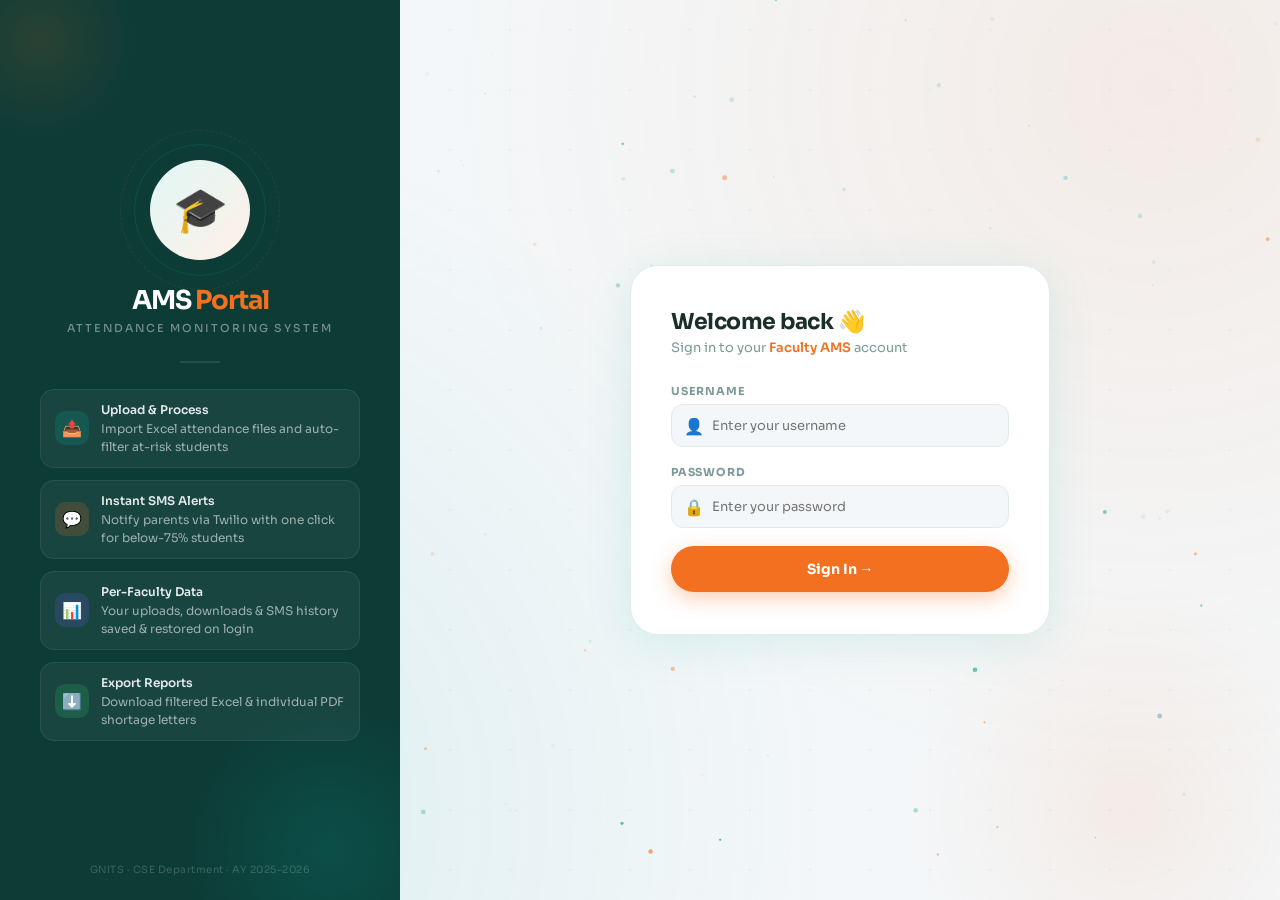
<file: templates/login.html>
<!DOCTYPE html>
<html lang="en">
<head>
<meta charset="UTF-8"/>
<meta name="viewport" content="width=device-width, initial-scale=1.0"/>
<title>AMS — Faculty Login</title>
<link href="https://fonts.googleapis.com/css2?family=Sora:wght@300;400;500;600;700&family=JetBrains+Mono:wght@400;500&display=swap" rel="stylesheet"/>
<style>
*,*::before,*::after { box-sizing: border-box; margin: 0; padding: 0; }
:root {
  --orange:   #F37021;
  --orange-lt:#FFF0E6;
  --teal:     #00A99D;
  --teal-dk:  #007F76;
  --teal-lt:  #E0F7F6;
  --sidebar:  #0D3B36;
  --bg:       #F4F7F9;
  --card:     #fff;
  --text:     #1A2E2C;
  --muted:    #7A9997;
  --border:   #E2EBEA;
  --font:     'Sora', sans-serif;
  --mono:     'JetBrains Mono', monospace;
}
html, body { height: 100%; font-family: var(--font); background: var(--bg); color: var(--text); overflow: hidden; }

/* ── Animated bg + particle canvas ── */
body::before {
  content: ''; position: fixed; inset: 0; z-index: 0; pointer-events: none;
  background-image:
    radial-gradient(circle at 10% 90%, rgba(0,169,157,.10) 0%, transparent 50%),
    radial-gradient(circle at 90% 10%, rgba(243,112,33,.08) 0%, transparent 50%),
    url("data:image/svg+xml,%3Csvg xmlns='http://www.w3.org/2000/svg' width='60' height='60'%3E%3Ccircle cx='30' cy='30' r='1' fill='%2300A99D' fill-opacity='.07'/%3E%3Cpath d='M0 30 L60 30 M30 0 L30 60' stroke='%2300A99D' stroke-width='.3' stroke-opacity='.04'/%3E%3C/svg%3E");
  animation: bgDrift 20s ease-in-out infinite alternate;
}
@keyframes bgDrift {
  0%   { background-position: 0% 0%, 100% 100%, 0 0; }
  100% { background-position: 8% 6%, 92% 94%, 60px 60px; }
}

canvas#pc { position: fixed; inset: 0; z-index: 0; pointer-events: none; }

/* Orbs */
.orb1 {
  position: fixed; top: -140px; left: -100px;
  width: 480px; height: 480px; border-radius: 50%;
  background: radial-gradient(circle, rgba(0,169,157,.09) 0%, transparent 65%);
  z-index: 0; pointer-events: none;
  animation: orb1 22s ease-in-out infinite alternate;
}
.orb2 {
  position: fixed; bottom: -160px; right: -100px;
  width: 500px; height: 500px; border-radius: 50%;
  background: radial-gradient(circle, rgba(243,112,33,.08) 0%, transparent 65%);
  z-index: 0; pointer-events: none;
  animation: orb2 26s ease-in-out infinite alternate;
}
@keyframes orb1 { 0% { transform: translate(0,0); } 100% { transform: translate(50px, 35px); } }
@keyframes orb2 { 0% { transform: translate(0,0); } 100% { transform: translate(-45px,-35px); } }

/* ── LAYOUT ── */
.page { display: flex; height: 100vh; position: relative; z-index: 1; }

/* ── LEFT BRANDING PANEL ── */
.left-panel {
  width: 400px; flex-shrink: 0;
  background: var(--sidebar);
  display: flex; flex-direction: column;
  justify-content: center; align-items: center;
  padding: 48px 40px;
  position: relative; overflow: hidden;
}
.left-panel::before {
  content: ''; position: absolute;
  bottom: -100px; right: -80px;
  width: 300px; height: 300px; border-radius: 50%;
  background: radial-gradient(circle, rgba(0,169,157,.18) 0%, transparent 70%);
  pointer-events: none;
  animation: sideGlow 6s ease-in-out infinite alternate;
}
.left-panel::after {
  content: ''; position: absolute;
  top: -60px; left: -60px;
  width: 200px; height: 200px; border-radius: 50%;
  background: radial-gradient(circle, rgba(243,112,33,.12) 0%, transparent 70%);
  pointer-events: none;
}
@keyframes sideGlow { 0% { opacity: .5; transform: scale(1); } 100% { opacity: 1; transform: scale(1.25); } }

.brand { text-align: center; position: relative; z-index: 1; }
.brand-ring {
  width: 100px; height: 100px; border-radius: 50%;
  background: linear-gradient(135deg, var(--teal-lt), var(--orange-lt));
  display: flex; align-items: center; justify-content: center;
  font-size: 44px; margin: 0 auto 24px;
  animation: ringPulse 3s ease-in-out infinite;
}
@keyframes ringPulse {
  0%,100% { box-shadow: 0 0 0 14px rgba(0,169,157,.07), 0 0 0 28px rgba(0,169,157,.04); }
  50%      { box-shadow: 0 0 0 22px rgba(0,169,157,.12), 0 0 0 42px rgba(0,169,157,.06); }
}
.brand-ring::before {
  content: ''; position: absolute; inset: -16px; border-radius: 50%;
  border: 1.5px solid rgba(0,169,157,.18);
  animation: orbit 10s linear infinite;
}
.brand-ring::after {
  content: ''; position: absolute; inset: -30px; border-radius: 50%;
  border: 1px dashed rgba(243,112,33,.12);
  animation: orbit 18s linear infinite reverse;
}
.brand-ring { position: relative; }
@keyframes orbit { to { transform: rotate(360deg); } }

.brand-title     { font-size: 26px; font-weight: 700; color: #fff; letter-spacing: -1px; margin-bottom: 4px; }
.brand-title span{ color: var(--orange); }
.brand-sub       { font-size: 11px; color: rgba(255,255,255,.42); letter-spacing: 2px; text-transform: uppercase; font-weight: 500; }

.left-divider { width: 40px; height: 2px; background: rgba(255,255,255,.1); margin: 26px auto; }

.features { display: flex; flex-direction: column; gap: 12px; width: 100%; }
.feat-item {
  display: flex; align-items: center; gap: 12px;
  padding: 11px 14px; border-radius: 14px;
  background: rgba(255,255,255,.05);
  border: 1px solid rgba(255,255,255,.07);
  transition: background .2s ease;
}
.feat-item:hover { background: rgba(255,255,255,.09); }
.feat-icon {
  width: 34px; height: 34px; border-radius: 10px; flex-shrink: 0;
  display: flex; align-items: center; justify-content: center; font-size: 16px;
}
.feat-text        { font-size: 12px; color: rgba(255,255,255,.58); line-height: 1.5; }
.feat-text strong { display: block; color: rgba(255,255,255,.88); font-weight: 600; margin-bottom: 1px; }

.left-footer {
  position: absolute; bottom: 24px;
  font-size: 10px; color: rgba(255,255,255,.2); text-align: center; letter-spacing: .5px;
}

/* ── RIGHT LOGIN PANEL ── */
.right-panel { flex: 1; display: flex; align-items: center; justify-content: center; padding: 40px; }

.login-card {
  background: var(--card);
  border-radius: 28px;
  box-shadow: 0 8px 48px rgba(0,169,157,.12);
  border: 1px solid var(--border);
  padding: 42px 40px;
  width: 100%; max-width: 420px;
  animation: cardIn .5s cubic-bezier(.16,1,.3,1) both;
}
@keyframes cardIn {
  from { opacity: 0; transform: translateY(24px) scale(.97); }
  to   { opacity: 1; transform: translateY(0) scale(1); }
}

.card-header    { margin-bottom: 28px; }
.card-title     { font-size: 22px; font-weight: 700; letter-spacing: -.5px; margin-bottom: 4px; }
.card-sub       { font-size: 13px; color: var(--muted); }
.card-sub span  { color: var(--orange); font-weight: 600; }

.field           { margin-bottom: 18px; }
.field label {
  display: block; font-size: 11px; font-weight: 700;
  color: var(--muted); text-transform: uppercase; letter-spacing: .8px; margin-bottom: 6px;
}
.field-wrap  { position: relative; }
.field-icon  { position: absolute; left: 13px; top: 50%; transform: translateY(-50%); font-size: 16px; pointer-events: none; }
.field input {
  width: 100%; padding: 12px 14px 12px 40px;
  border: 1.5px solid var(--border); border-radius: 12px;
  font-family: var(--font); font-size: 13px; color: var(--text);
  background: var(--bg); outline: none;
  transition: border-color .2s, box-shadow .2s;
}
.field input:focus { border-color: var(--teal); box-shadow: 0 0 0 3px rgba(0,169,157,.12); }
.field input.error { border-color: #E74C3C; }

.error-msg {
  background: #FFF0EE; border: 1px solid #FCCBC4; border-radius: 10px;
  padding: 10px 14px; font-size: 12px; color: #C0392B;
  margin-bottom: 16px; display: none; align-items: center; gap: 8px;
}
.error-msg.show { display: flex; }

.btn-login {
  width: 100%; padding: 14px;
  background: var(--orange); color: #fff;
  border: none; border-radius: 50px;
  font-family: var(--font); font-size: 14px; font-weight: 700;
  cursor: pointer; transition: all .2s;
  box-shadow: 0 6px 20px rgba(243,112,33,.35);
  position: relative; overflow: hidden;
}
.btn-login::after {
  content: '';
  position: absolute; inset: 0;
  background: linear-gradient(110deg, transparent 35%, rgba(255,255,255,.2) 50%, transparent 65%);
  transform: translateX(-100%);
  transition: transform .45s ease;
}
.btn-login:hover::after { transform: translateX(100%); }
.btn-login:hover  { transform: translateY(-2px); box-shadow: 0 10px 28px rgba(243,112,33,.45); }
.btn-login:active { transform: translateY(0); }
.btn-login:disabled { opacity: .6; cursor: not-allowed; transform: none; }

.btn-login .spinner {
  display: none; width: 16px; height: 16px;
  border: 2px solid rgba(255,255,255,.4); border-top-color: #fff; border-radius: 50%;
  animation: spin .6s linear infinite;
  position: absolute; right: 18px; top: 50%; transform: translateY(-50%);
}
@keyframes spin { to { transform: translateY(-50%) rotate(360deg); } }
.btn-login.loading .spinner { display: block; }
.btn-login.loading .btn-text { opacity: .7; }

/* Faculty demo accounts */
.demo-accounts {
  margin-top: 22px; padding-top: 18px;
  border-top: 1px solid var(--border);
}
.demo-title {
  font-size: 11px; font-weight: 700; color: var(--muted);
  text-transform: uppercase; letter-spacing: .8px; margin-bottom: 10px;
}
.demo-grid { display: grid; grid-template-columns: 1fr 1fr; gap: 8px; }
.demo-chip {
  padding: 8px 10px; border-radius: 10px;
  border: 1.5px solid var(--border);
  cursor: pointer; transition: all .2s; text-align: left;
  background: transparent; font-family: var(--font);
}
.demo-chip:hover { border-color: var(--teal); background: var(--teal-lt); }
.demo-chip-name { font-size: 12px; font-weight: 600; color: var(--text); display: block; }
.demo-chip-role { font-size: 10px; color: var(--muted); display: block; margin-top: 1px; }
</style>
</head>
<body>

<!-- Animated bg layers -->
<canvas id="pc"></canvas>
<div class="orb1"></div>
<div class="orb2"></div>

<div class="page">

  <!-- LEFT BRANDING -->
  <div class="left-panel">
    <div class="brand">
      <div class="brand-ring">🎓</div>
      <div class="brand-title">AMS <span>Portal</span></div>
      <div class="brand-sub">Attendance Monitoring System</div>
    </div>
    <div class="left-divider"></div>
    <div class="features">
      <div class="feat-item">
        <div class="feat-icon" style="background:rgba(0,169,157,.18)">📤</div>
        <div class="feat-text">
          <strong>Upload &amp; Process</strong>
          Import Excel attendance files and auto-filter at-risk students
        </div>
      </div>
      <div class="feat-item">
        <div class="feat-icon" style="background:rgba(243,112,33,.18)">💬</div>
        <div class="feat-text">
          <strong>Instant SMS Alerts</strong>
          Notify parents via Twilio with one click for below-75% students
        </div>
      </div>
      <div class="feat-item">
        <div class="feat-icon" style="background:rgba(108,92,231,.18)">📊</div>
        <div class="feat-text">
          <strong>Per-Faculty Data</strong>
          Your uploads, downloads &amp; SMS history saved &amp; restored on login
        </div>
      </div>
      <div class="feat-item">
        <div class="feat-icon" style="background:rgba(46,204,113,.18)">⬇️</div>
        <div class="feat-text">
          <strong>Export Reports</strong>
          Download filtered Excel &amp; individual PDF shortage letters
        </div>
      </div>
    </div>
    <div class="left-footer">GNITS · CSE Department · AY 2025–2026</div>
  </div>

  <!-- RIGHT LOGIN -->
  <div class="right-panel">
    <div class="login-card">
      <div class="card-header">
        <div class="card-title">Welcome back 👋</div>
        <div class="card-sub">Sign in to your <span>Faculty AMS</span> account</div>
      </div>

      <div class="error-msg" id="error-msg">
        <span>⚠️</span><span id="error-text">Invalid credentials</span>
      </div>

      <div class="field">
        <label>Username</label>
        <div class="field-wrap">
          <span class="field-icon">👤</span>
          <input type="text" id="username" placeholder="Enter your username"
                 onkeydown="if(event.key==='Enter') doLogin()"/>
        </div>
      </div>

      <div class="field">
        <label>Password</label>
        <div class="field-wrap">
          <span class="field-icon">🔒</span>
          <input type="password" id="password" placeholder="Enter your password"
                 onkeydown="if(event.key==='Enter') doLogin()"/>
        </div>
      </div>

      <button class="btn-login" id="login-btn" onclick="doLogin()">
        <span class="btn-text">Sign In →</span>
        <span class="spinner"></span>
      </button>

    

   
  </div>
</div>

<script>
/* ── Particles ── */
(function() {
  const canvas = document.getElementById('pc');
  const ctx    = canvas.getContext('2d');
  let W, H, particles = [];
  const COLORS = ['rgba(0,169,157,', 'rgba(243,112,33,', 'rgba(0,135,122,'];

  function resize() { W = canvas.width = window.innerWidth; H = canvas.height = window.innerHeight; }

  function Particle() {
    this.reset = function(init) {
      this.x = Math.random() * W;
      this.y = init ? Math.random() * H : H + 10;
      this.r = Math.random() * 2 + 0.5;
      this.speed = Math.random() * 0.3 + 0.1;
      this.dx = (Math.random() - 0.5) * 0.3;
      this.alpha = Math.random() * 0.5 + 0.15;
      this.color = COLORS[Math.floor(Math.random() * COLORS.length)];
      this.twinkle = Math.random() * Math.PI * 2;
      this.twinkleSpeed = Math.random() * 0.025 + 0.008;
    };
    this.reset(true);
  }

  function init() {
    resize(); particles = [];
    const count = Math.floor((W * H) / 9000);
    for (let i = 0; i < count; i++) particles.push(new Particle());
  }

  function draw() {
    ctx.clearRect(0, 0, W, H);
    particles.forEach(p => {
      p.twinkle += p.twinkleSpeed;
      const a = p.alpha * (0.6 + 0.4 * Math.sin(p.twinkle));
      ctx.beginPath();
      ctx.arc(p.x, p.y, p.r, 0, Math.PI * 2);
      ctx.fillStyle = p.color + a + ')';
      ctx.fill();
      p.y -= p.speed; p.x += p.dx;
      if (p.y < -5 || p.x < -5 || p.x > W + 5) p.reset(false);
    });
    requestAnimationFrame(draw);
  }

  window.addEventListener('resize', init);
  init(); draw();
})();

/* ── Mouse parallax on orbs ── */
(function() {
  const o1 = document.querySelector('.orb1');
  const o2 = document.querySelector('.orb2');
  let mx = 0, my = 0, cx = 0, cy = 0;
  document.addEventListener('mousemove', e => {
    mx = (e.clientX / window.innerWidth  - 0.5) * 2;
    my = (e.clientY / window.innerHeight - 0.5) * 2;
  });
  (function tick() {
    cx += (mx - cx) * 0.04; cy += (my - cy) * 0.04;
    if (o1) o1.style.transform = `translate(${cx * 20}px, ${cy * 16}px)`;
    if (o2) o2.style.transform = `translate(${-cx * 16}px, ${-cy * 12}px)`;
    requestAnimationFrame(tick);
  })();
})();

/* ── Login ── */
function fillDemo(u, p) {
  document.getElementById('username').value = u;
  document.getElementById('password').value = p;
  document.getElementById('error-msg').classList.remove('show');
  document.getElementById('username').classList.remove('error');
  document.getElementById('password').classList.remove('error');
}

async function doLogin() {
  const btn  = document.getElementById('login-btn');
  const u    = document.getElementById('username').value.trim();
  const p    = document.getElementById('password').value;
  const errD = document.getElementById('error-msg');
  const errT = document.getElementById('error-text');

  errD.classList.remove('show');
  document.getElementById('username').classList.remove('error');
  document.getElementById('password').classList.remove('error');

  if (!u || !p) {
    errT.textContent = 'Please enter your username and password.';
    errD.classList.add('show');
    if (!u) document.getElementById('username').classList.add('error');
    if (!p) document.getElementById('password').classList.add('error');
    return;
  }

  btn.disabled = true; btn.classList.add('loading');
  btn.querySelector('.btn-text').textContent = 'Signing in…';

  try {
    const res  = await fetch('/login', {
      method: 'POST',
      headers: {'Content-Type': 'application/json'},
      body: JSON.stringify({username: u, password: p})
    });
    const json = await res.json();

    if (json.success) {
      btn.querySelector('.btn-text').textContent = '✅ Redirecting…';
      window.location.href = '/';
    } else {
      errT.textContent = json.error || 'Invalid credentials. Please try again.';
      errD.classList.add('show');
      document.getElementById('username').classList.add('error');
      document.getElementById('password').classList.add('error');
      btn.disabled = false; btn.classList.remove('loading');
      btn.querySelector('.btn-text').textContent = 'Sign In →';
    }
  } catch(e) {
    errT.textContent = 'Network error. Please try again.';
    errD.classList.add('show');
    btn.disabled = false; btn.classList.remove('loading');
    btn.querySelector('.btn-text').textContent = 'Sign In →';
  }
}
</script>
</body>
</html>
</file>
